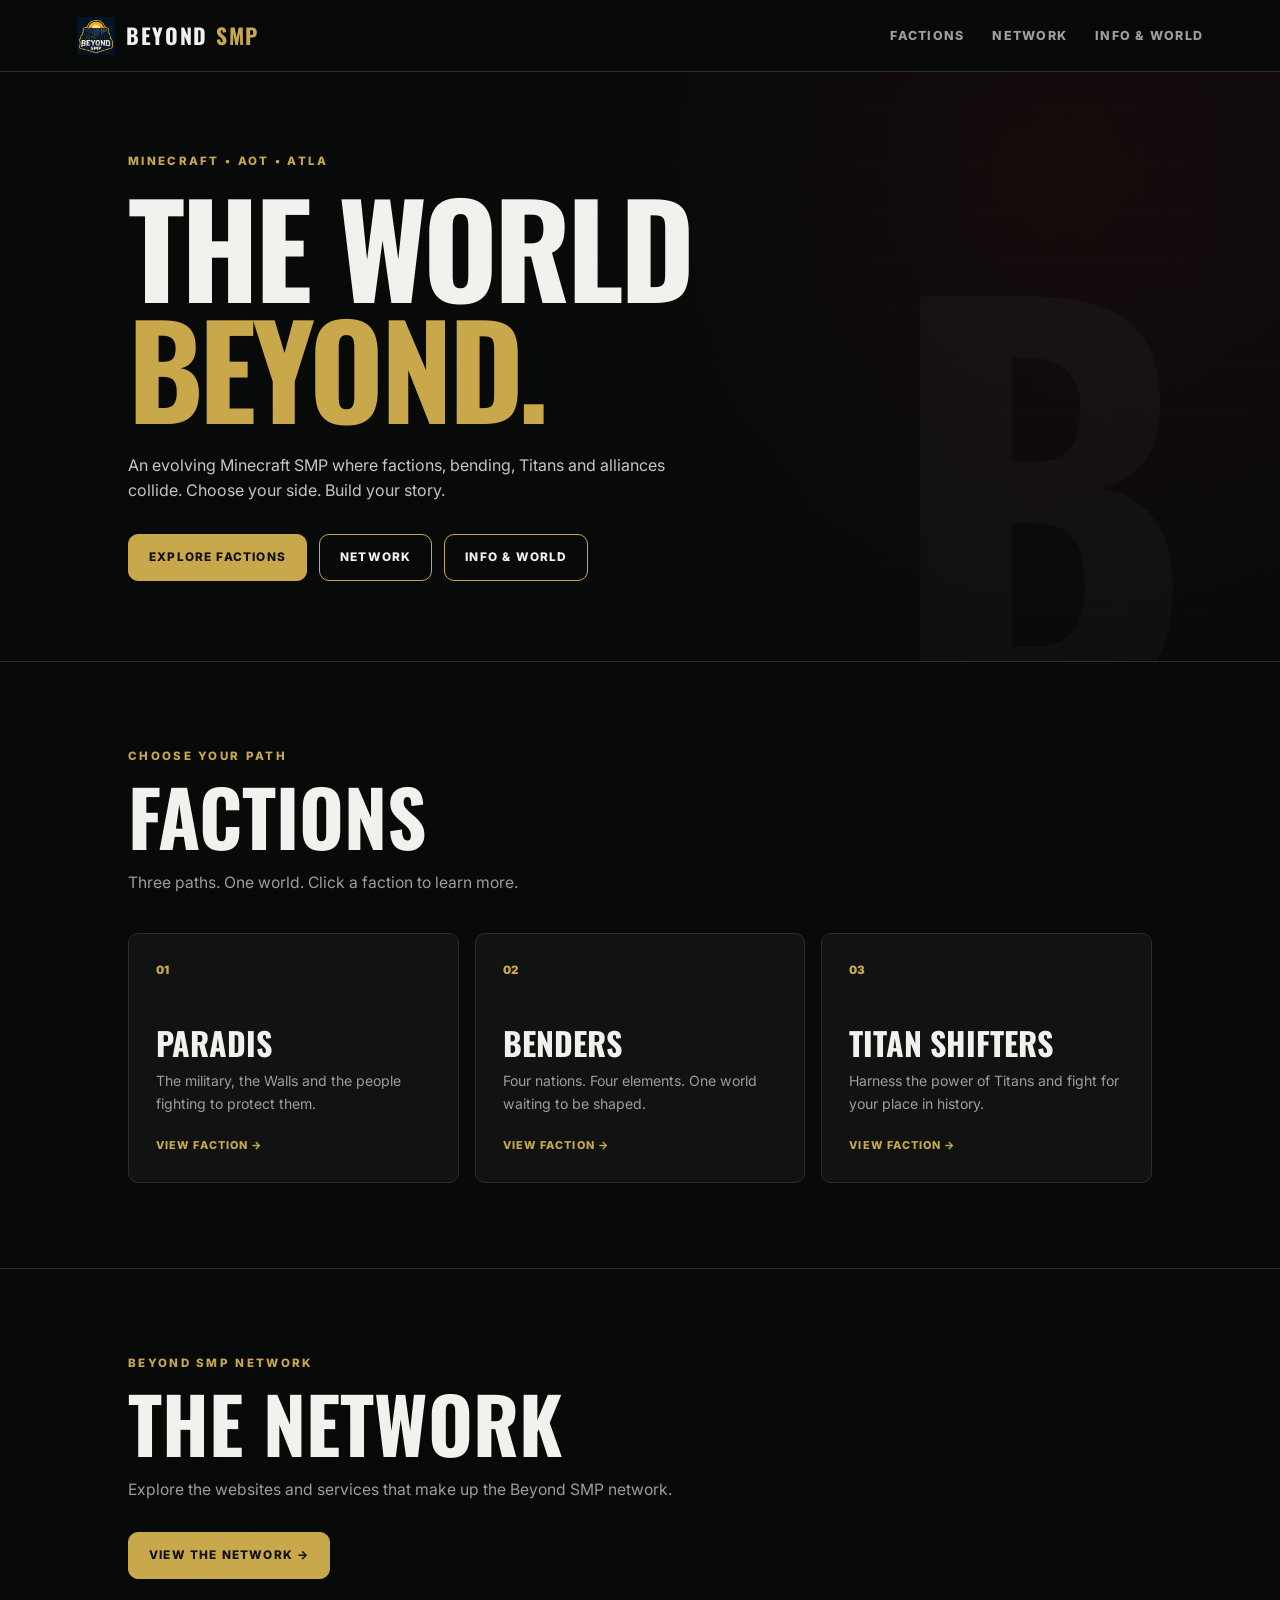
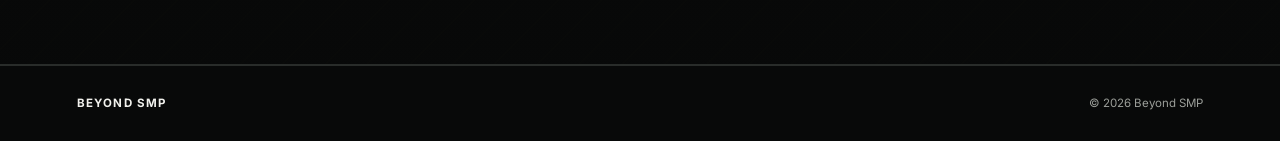
<file: index.html>
<!DOCTYPE html>
<html lang="en">
<head>
  <meta charset="UTF-8">
  <meta name="viewport" content="width=device-width, initial-scale=1.0">
  <meta name="description" content="Beyond SMP — Minecraft, Attack on Titan and Avatar-inspired survival multiplayer.">
  <title>Beyond SMP</title>
  <link rel="stylesheet" href="style.css">
</head>
<body>
  <header class="navbar">
    <a class="brand" href="index.html">
      <img src="logo.png" alt="Beyond SMP logo" class="site-logo">
      <span class="brand-text">BEYOND <b>SMP</b></span>
    </a>
    <nav>
      <a href="#factions">Factions</a>
      <a href="network.html">Network</a>
      <a href="info.html">Info &amp; World</a>
    </nav>
  </header>

  <main>
    <section class="hero">
      <div class="hero-content">
        <p class="eyebrow">MINECRAFT • AOT • ATLA</p>
        <h1>THE WORLD<br><span>BEYOND.</span></h1>
        <p class="hero-text">
          An evolving Minecraft SMP where factions, bending, Titans and alliances collide.
          Choose your side. Build your story.
        </p>
        <div class="buttons">
          <a class="button primary" href="#factions">EXPLORE FACTIONS</a>
          <a class="button secondary" href="network.html">NETWORK</a>
          <a class="button info-button" href="info.html">INFO &amp; WORLD</a>
        </div>
      </div>
      <div class="hero-mark">B</div>
    </section>

    <section id="factions" class="section">
      <p class="eyebrow">CHOOSE YOUR PATH</p>
      <h2>FACTIONS</h2>
      <p class="section-text">Three paths. One world. Click a faction to learn more.</p>

      <div class="cards">
        <a class="card" href="paradis.html">
          <span class="card-number">01</span>
          <h3>PARADIS</h3>
          <p>The military, the Walls and the people fighting to protect them.</p>
          <span class="card-link">VIEW FACTION →</span>
        </a>

        <a class="card" href="benders.html">
          <span class="card-number">02</span>
          <h3>BENDERS</h3>
          <p>Four nations. Four elements. One world waiting to be shaped.</p>
          <span class="card-link">VIEW FACTION →</span>
        </a>

        <a class="card" href="titan-shifters.html">
          <span class="card-number">03</span>
          <h3>TITAN SHIFTERS</h3>
          <p>Harness the power of Titans and fight for your place in history.</p>
          <span class="card-link">VIEW FACTION →</span>
        </a>
      </div>
    </section>

    <section class="section network-section">
      <p class="eyebrow">BEYOND SMP NETWORK</p>
      <h2>THE NETWORK</h2>
      <p class="section-text">Explore the websites and services that make up the Beyond SMP network.</p>
      <div class="buttons network-home-button">
        <a class="button primary" href="network.html">VIEW THE NETWORK →</a>
      </div>
    </section>
  </main>

  <footer>
    <strong>BEYOND SMP</strong>
    <span>© 2026 Beyond SMP</span>
  </footer>
</body>
</html>
</file>
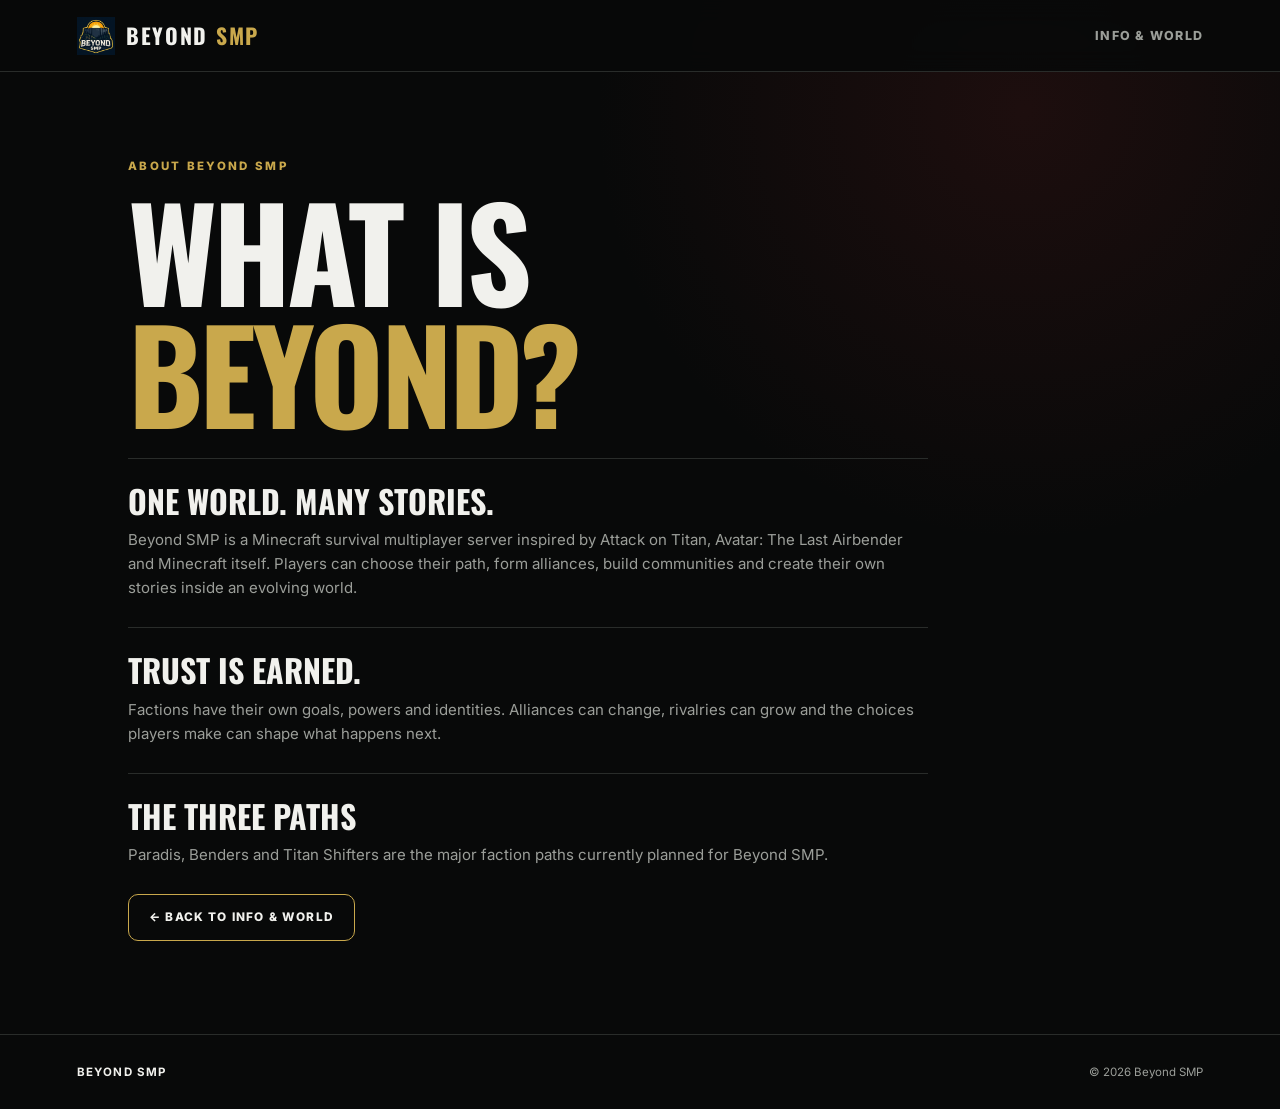
<file: about.html>
<!DOCTYPE html>
<html lang="en">
<head>
  <meta charset="UTF-8">
  <meta name="viewport" content="width=device-width, initial-scale=1.0">
  <title>About — Beyond SMP</title>
  <link rel="stylesheet" href="style.css">
</head>
<body>
  <header class="navbar">
    <a class="brand" href="index.html">
      <img src="logo.png" alt="Beyond SMP logo" class="site-logo">
      <span class="brand-text">BEYOND <b>SMP</b></span>
    </a>
    <nav><a href="info.html">Info &amp; World</a></nav>
  </header>

  <main class="content-page">
    <div class="content-inner">
      <p class="eyebrow">ABOUT BEYOND SMP</p>
      <h1>WHAT IS<br><span>BEYOND?</span></h1>

      <div class="content-block">
        <h2>ONE WORLD. MANY STORIES.</h2>
        <p>
          Beyond SMP is a Minecraft survival multiplayer server inspired by
          Attack on Titan, Avatar: The Last Airbender and Minecraft itself.
          Players can choose their path, form alliances, build communities and
          create their own stories inside an evolving world.
        </p>
      </div>

      <div class="content-block">
        <h2>TRUST IS EARNED.</h2>
        <p>
          Factions have their own goals, powers and identities. Alliances can
          change, rivalries can grow and the choices players make can shape
          what happens next.
        </p>
      </div>

      <div class="content-block">
        <h2>THE THREE PATHS</h2>
        <p>
          Paradis, Benders and Titan Shifters are the major faction paths
          currently planned for Beyond SMP.
        </p>
      </div>

      <a class="button secondary" href="info.html">← BACK TO INFO &amp; WORLD</a>
    </div>
  </main>

  <footer>
    <strong>BEYOND SMP</strong>
    <span>© 2026 Beyond SMP</span>
  </footer>
</body>
</html>
</file>
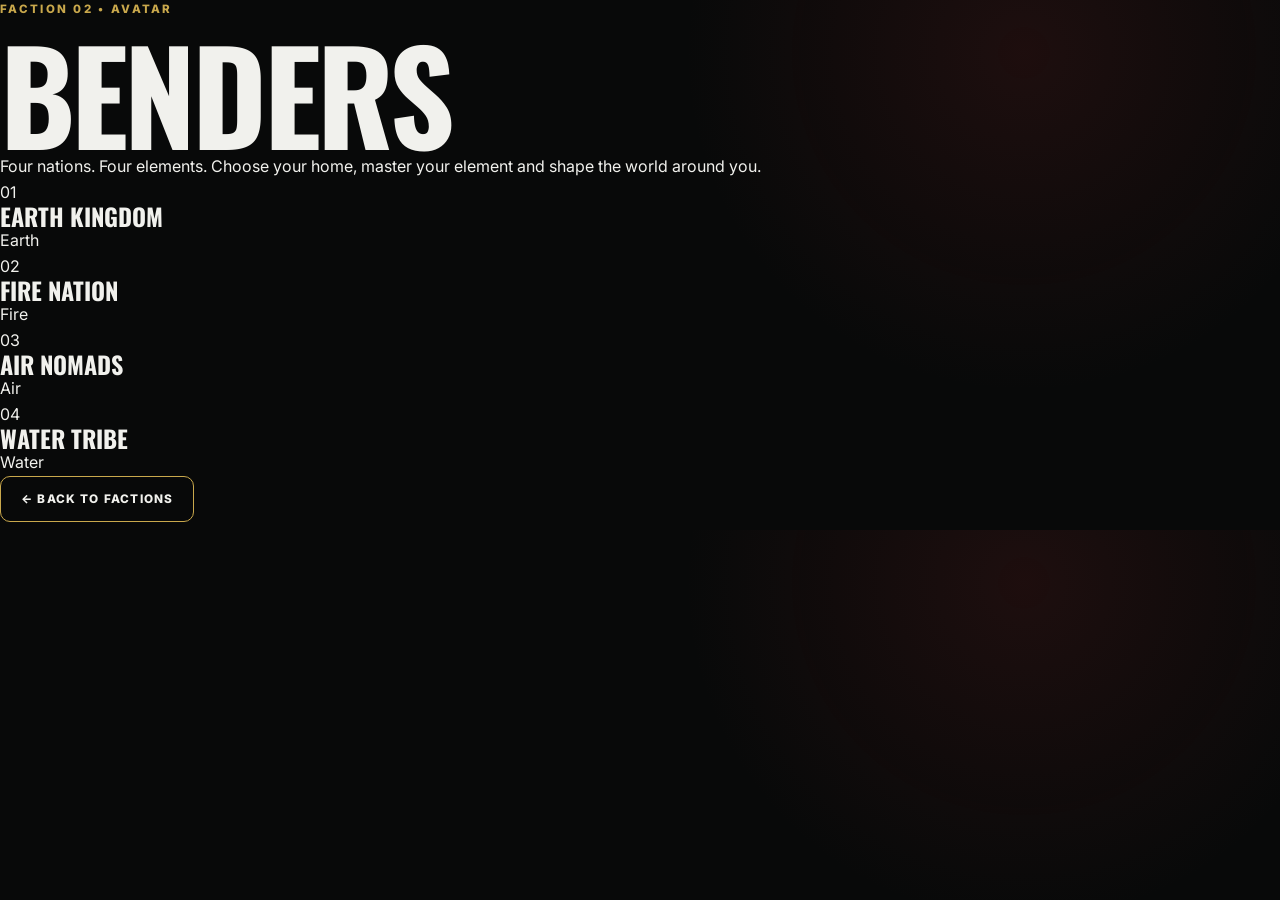
<file: benders.html>
<!DOCTYPE html>
<html lang="en">
<head>
  <meta charset="UTF-8">
  <meta name="viewport" content="width=device-width, initial-scale=1.0">
  <title>Benders — Beyond SMP</title>
  <link rel="stylesheet" href="../../style.css">
</head>
<body>
  <main class="faction-page">
    <div class="faction-page-inner">
      <p class="eyebrow">FACTION 02 • AVATAR</p>
      <h1>BENDERS</h1>
      <p class="faction-lead">
        Four nations. Four elements. Choose your home, master your element
        and shape the world around you.
      </p>

      <div class="element-grid">
        <div class="element-card"><span>01</span><h2>EARTH KINGDOM</h2><p>Earth</p></div>
        <div class="element-card"><span>02</span><h2>FIRE NATION</h2><p>Fire</p></div>
        <div class="element-card"><span>03</span><h2>AIR NOMADS</h2><p>Air</p></div>
        <div class="element-card"><span>04</span><h2>WATER TRIBE</h2><p>Water</p></div>
      </div>

      <a class="button secondary" href="../../index.html#factions">← BACK TO FACTIONS</a>
    </div>
  </main>
</body>
</html>
</file>
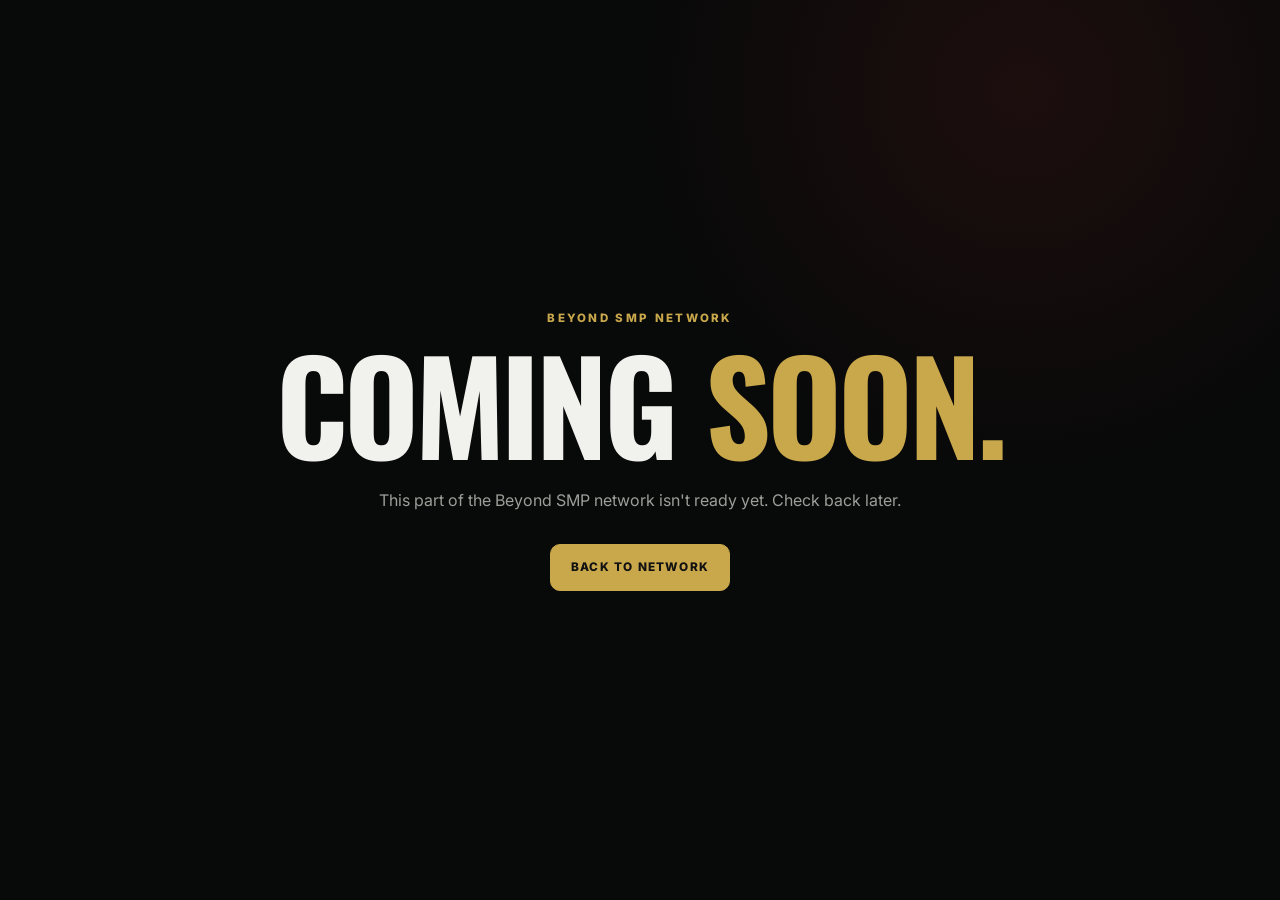
<file: coming-soon.html>
<!DOCTYPE html>
<html lang="en">
<head>
  <meta charset="UTF-8">
  <meta name="viewport" content="width=device-width, initial-scale=1.0">
  <title>Coming Soon — Beyond SMP</title>
  <link rel="stylesheet" href="../style.css">
</head>
<body>
  <main class="cta" style="min-height:100vh;display:flex;flex-direction:column;justify-content:center;align-items:center;">
    <p class="eyebrow">BEYOND SMP NETWORK</p>
    <h1 style="font-size:clamp(4rem,10vw,8rem);">COMING <span>SOON.</span></h1>
    <p style="color:#9b9e99;margin:25px 0 30px;max-width:600px;text-align:center;">
      This part of the Beyond SMP network isn't ready yet. Check back later.
    </p>
    <a class="button primary" href="../index.html#network">BACK TO NETWORK</a>
  </main>
</body>
</html>
</file>
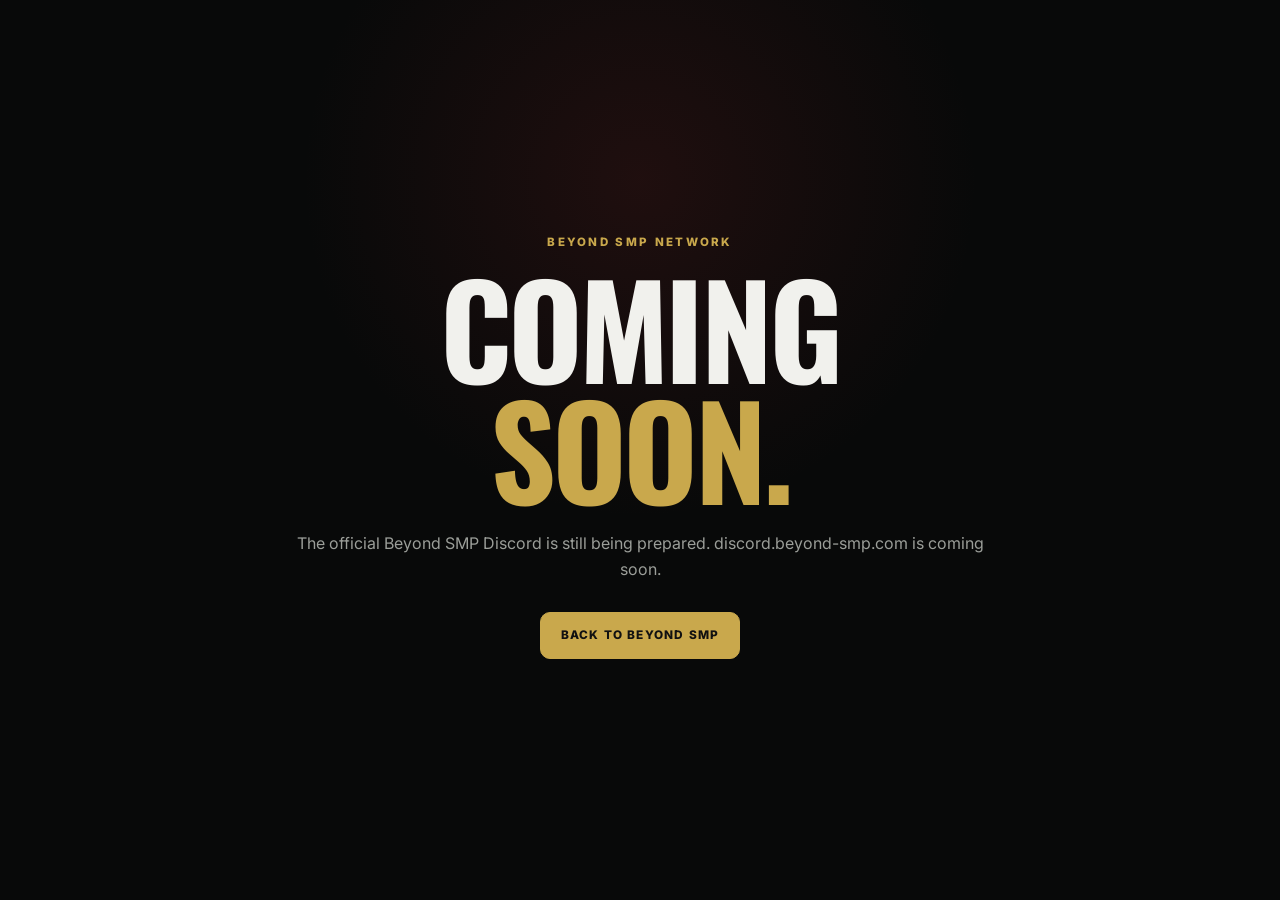
<file: discord.html>
<!DOCTYPE html>
<html lang="en">
<head>
  <meta charset="UTF-8">
  <meta name="viewport" content="width=device-width, initial-scale=1.0">
  <title>Discord — Beyond SMP</title>
  <link rel="stylesheet" href="style.css">
</head>
<body>
  <main class="coming-soon">
    <div class="coming-soon-inner">
      <p class="eyebrow">BEYOND SMP NETWORK</p>
      <h1>COMING <span>SOON.</span></h1>
      <p>The official Beyond SMP Discord is still being prepared. discord.beyond-smp.com is coming soon.</p>
      <a class="button primary" href="index.html">BACK TO BEYOND SMP</a>
    </div>
  </main>
</body>
</html>
</file>
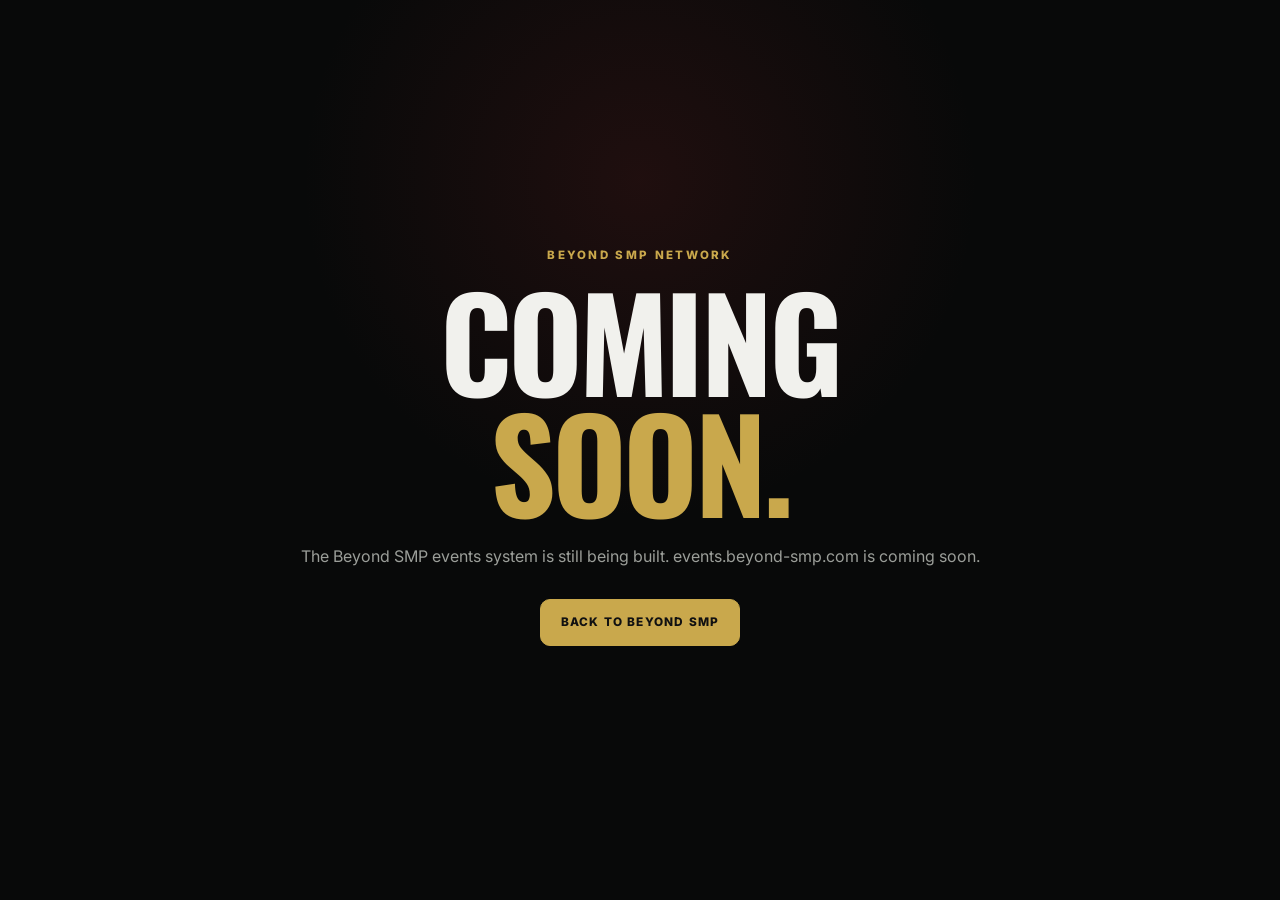
<file: events.html>
<!DOCTYPE html>
<html lang="en">
<head>
  <meta charset="UTF-8">
  <meta name="viewport" content="width=device-width, initial-scale=1.0">
  <title>Events — Beyond SMP</title>
  <link rel="stylesheet" href="style.css">
</head>
<body>
  <main class="coming-soon">
    <div class="coming-soon-inner">
      <p class="eyebrow">BEYOND SMP NETWORK</p>
      <h1>COMING <span>SOON.</span></h1>
      <p>The Beyond SMP events system is still being built. events.beyond-smp.com is coming soon.</p>
      <a class="button primary" href="index.html">BACK TO BEYOND SMP</a>
    </div>
  </main>
</body>
</html>
</file>
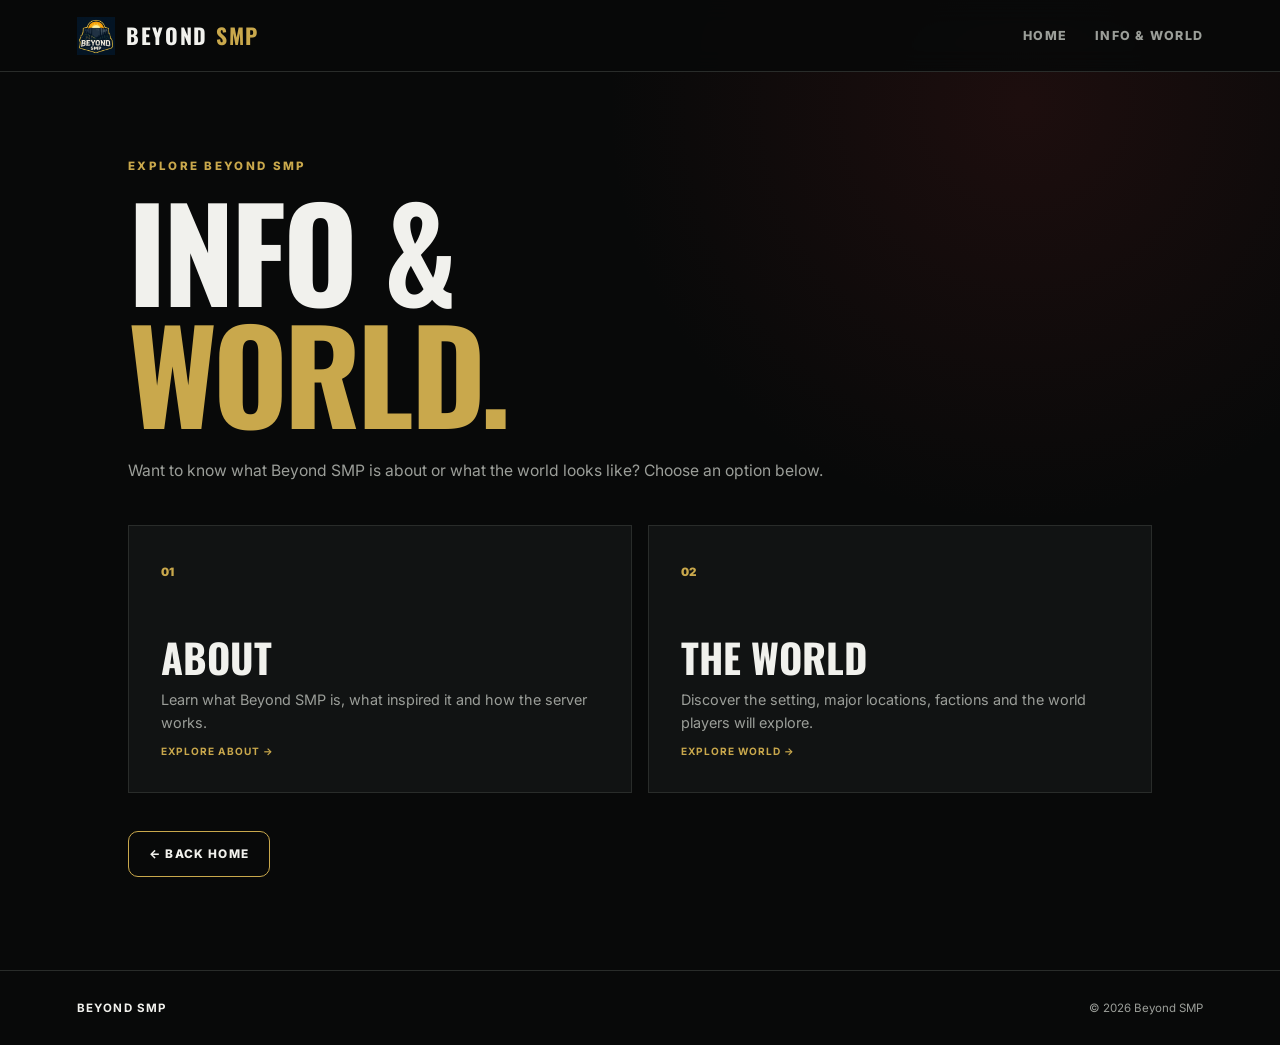
<file: info.html>
<!DOCTYPE html>
<html lang="en">
<head>
  <meta charset="UTF-8">
  <meta name="viewport" content="width=device-width, initial-scale=1.0">
  <title>Info & World — Beyond SMP</title>
  <link rel="stylesheet" href="style.css">
</head>
<body>
  <header class="navbar">
    <a class="brand" href="index.html">
      <img src="logo.png" alt="Beyond SMP logo" class="site-logo">
      <span class="brand-text">BEYOND <b>SMP</b></span>
    </a>
    <nav><a href="index.html">Home</a><a href="info.html">Info &amp; World</a></nav>
  </header>

  <main class="choice-page">
    <div class="choice-inner">
      <p class="eyebrow">EXPLORE BEYOND SMP</p>
      <h1>INFO &amp;<br><span>WORLD.</span></h1>
      <p class="section-text choice-intro">
        Want to know what Beyond SMP is about or what the world looks like?
        Choose an option below.
      </p>

      <div class="choice-grid">
        <a class="choice-card" href="about.html">
          <span>01</span>
          <h2>ABOUT</h2>
          <p>Learn what Beyond SMP is, what inspired it and how the server works.</p>
          <b>EXPLORE ABOUT →</b>
        </a>

        <a class="choice-card" href="world.html">
          <span>02</span>
          <h2>THE WORLD</h2>
          <p>Discover the setting, major locations, factions and the world players will explore.</p>
          <b>EXPLORE WORLD →</b>
        </a>
      </div>

      <a class="button secondary" href="index.html">← BACK HOME</a>
    </div>
  </main>

  <footer>
    <strong>BEYOND SMP</strong>
    <span>© 2026 Beyond SMP</span>
  </footer>
</body>
</html>
</file>
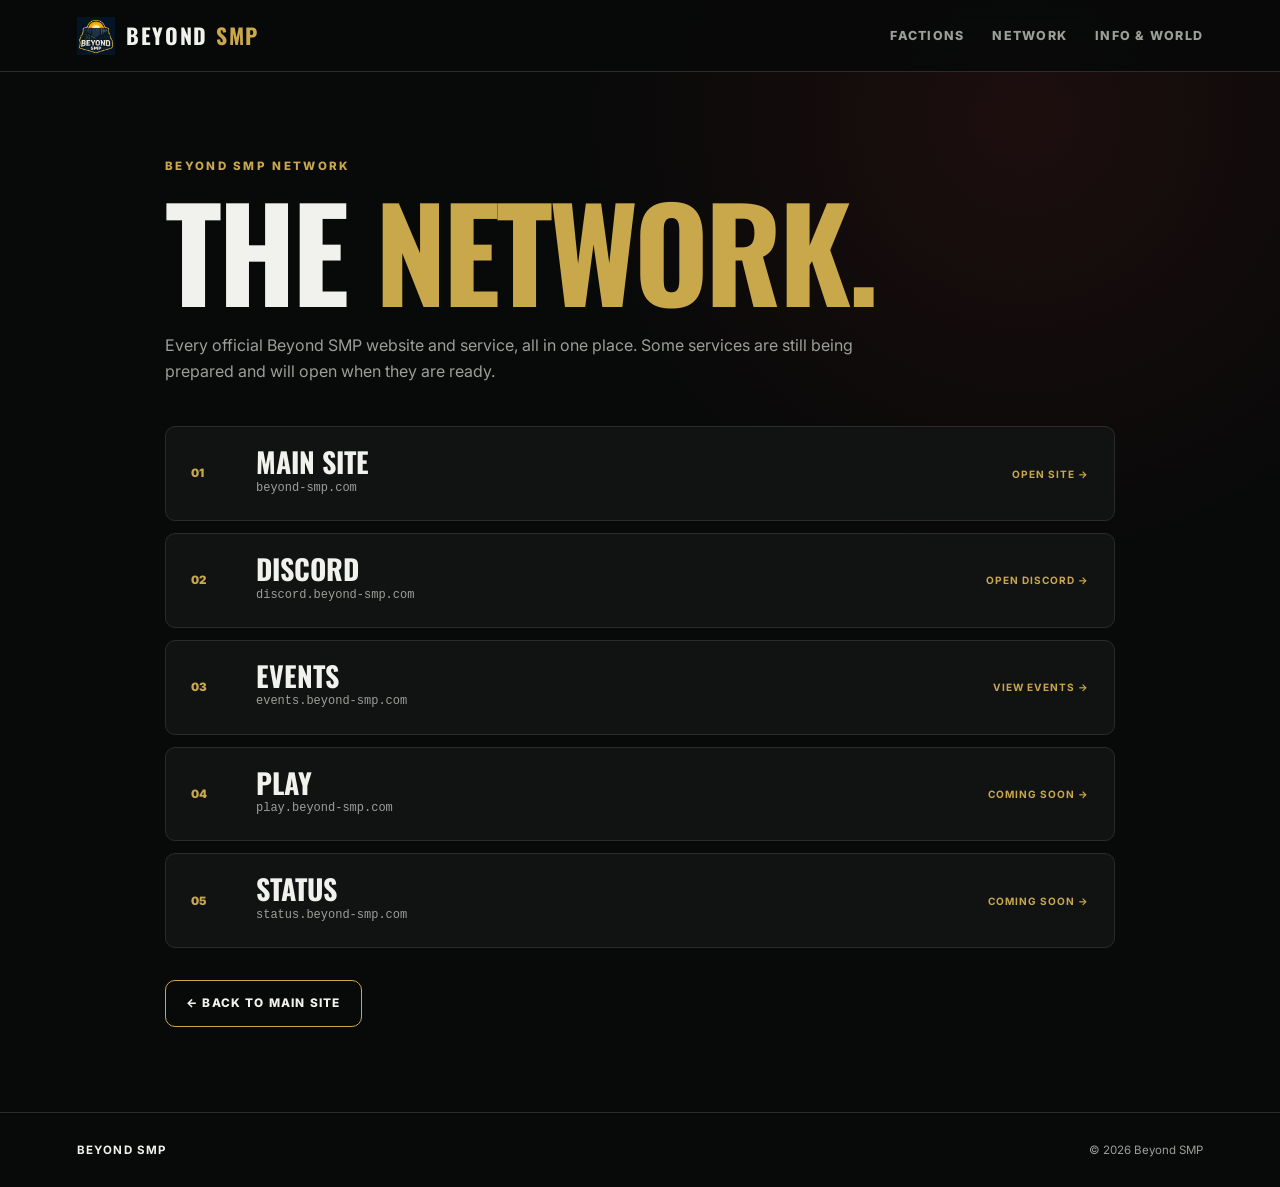
<file: network.html>
<!DOCTYPE html>
<html lang="en">
<head>
  <meta charset="UTF-8">
  <meta name="viewport" content="width=device-width, initial-scale=1.0">
  <meta name="description" content="Beyond SMP — official network websites and services.">
  <title>Network — Beyond SMP</title>
  <link rel="stylesheet" href="style.css">
</head>
<body>
  <header class="navbar">
    <a class="brand" href="index.html">
      <img src="logo.png" alt="Beyond SMP logo" class="site-logo">
      <span class="brand-text">BEYOND <b>SMP</b></span>
    </a>
    <nav>
      <a href="index.html#factions">Factions</a>
      <a href="network.html">Network</a>
      <a href="info.html">Info &amp; World</a>
    </nav>
  </header>

  <main class="network-page">
    <div class="network-inner">
      <p class="eyebrow">BEYOND SMP NETWORK</p>
      <h1>THE <span>NETWORK.</span></h1>
      <p class="network-page-intro">
        Every official Beyond SMP website and service, all in one place.
        Some services are still being prepared and will open when they are ready.
      </p>

      <div class="network-list">
        <a class="network-list-card" href="https://beyond-smp.com">
          <span class="network-list-number">01</span>
          <div>
            <h2>MAIN SITE</h2>
            <p>beyond-smp.com</p>
          </div>
          <b>OPEN SITE →</b>
        </a>

        <a class="network-list-card" href="https://discord.beyond-smp.com">
          <span class="network-list-number">02</span>
          <div>
            <h2>DISCORD</h2>
            <p>discord.beyond-smp.com</p>
          </div>
          <b>OPEN DISCORD →</b>
        </a>

        <a class="network-list-card" href="https://events.beyond-smp.com">
          <span class="network-list-number">03</span>
          <div>
            <h2>EVENTS</h2>
            <p>events.beyond-smp.com</p>
          </div>
          <b>VIEW EVENTS →</b>
        </a>

        <a class="network-list-card" href="play.html">
          <span class="network-list-number">04</span>
          <div>
            <h2>PLAY</h2>
            <p>play.beyond-smp.com</p>
          </div>
          <b>COMING SOON →</b>
        </a>

        <a class="network-list-card" href="status.html">
          <span class="network-list-number">05</span>
          <div>
            <h2>STATUS</h2>
            <p>status.beyond-smp.com</p>
          </div>
          <b>COMING SOON →</b>
        </a>
      </div>

      <div class="buttons network-back">
        <a class="button secondary" href="index.html">← BACK TO MAIN SITE</a>
      </div>
    </div>
  </main>

  <footer>
    <strong>BEYOND SMP</strong>
    <span>© 2026 Beyond SMP</span>
  </footer>
</body>
</html>
</file>
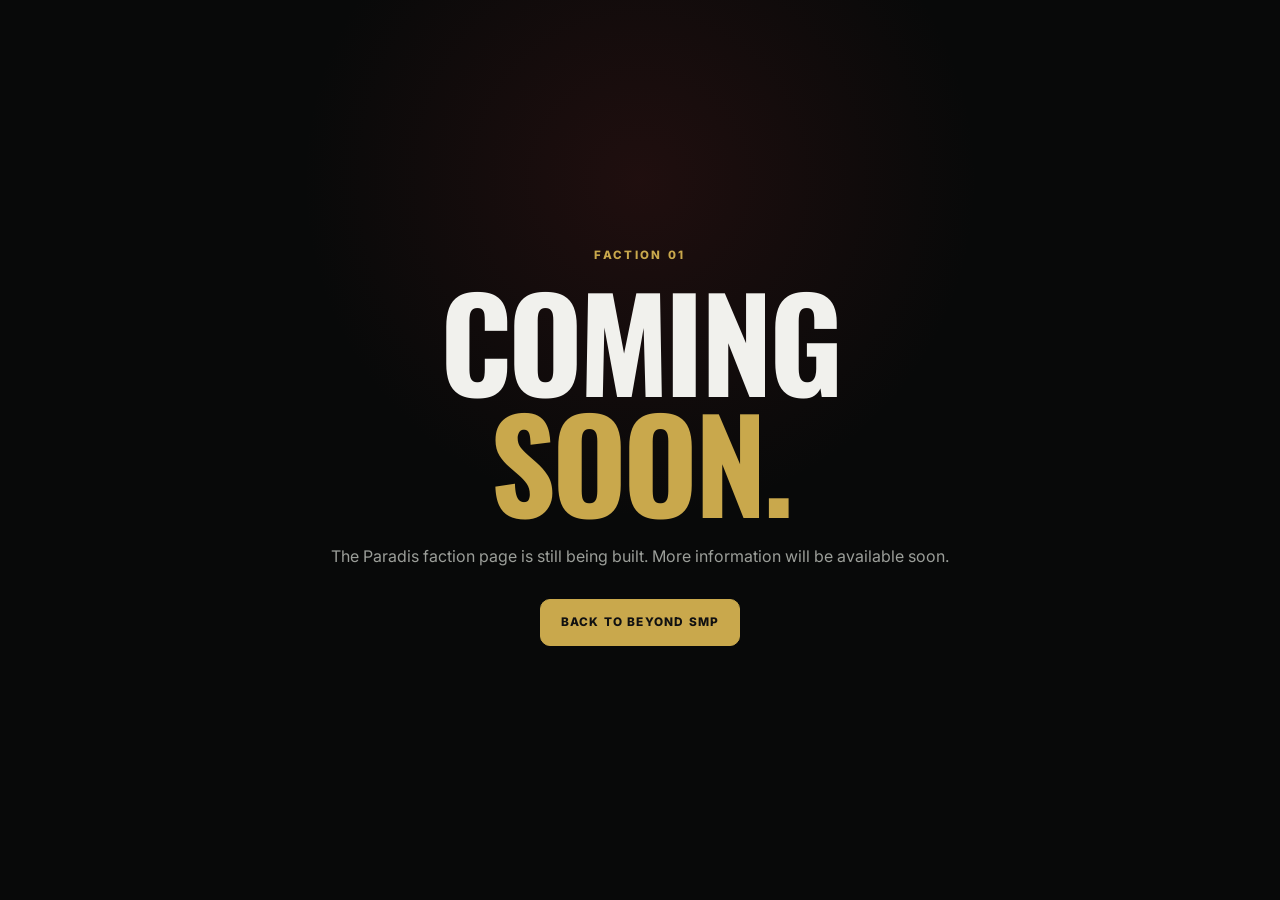
<file: paradis.html>
<!DOCTYPE html>
<html lang="en">
<head>
  <meta charset="UTF-8">
  <meta name="viewport" content="width=device-width, initial-scale=1.0">
  <title>Paradis — Beyond SMP</title>
  <link rel="stylesheet" href="style.css">
</head>
<body>
  <main class="coming-soon">
    <div class="coming-soon-inner">
      <p class="eyebrow">FACTION 01</p>
      <h1>COMING <span>SOON.</span></h1>
      <p>The Paradis faction page is still being built. More information will be available soon.</p>
      <a class="button primary" href="index.html">BACK TO BEYOND SMP</a>
    </div>
  </main>
</body>
</html>
</file>
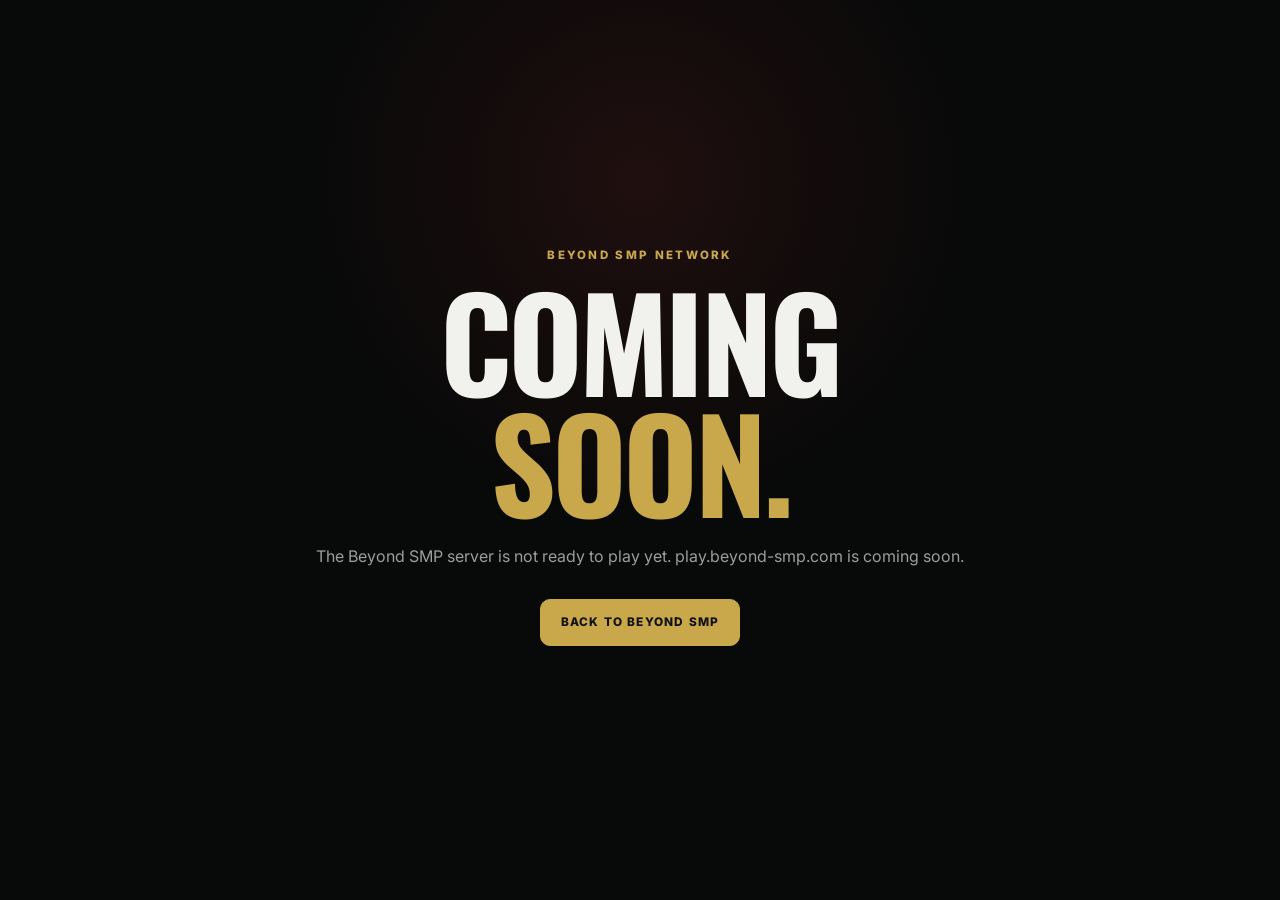
<file: play.html>
<!DOCTYPE html>
<html lang="en">
<head>
  <meta charset="UTF-8">
  <meta name="viewport" content="width=device-width, initial-scale=1.0">
  <title>Play — Beyond SMP</title>
  <link rel="stylesheet" href="style.css">
</head>
<body>
  <main class="coming-soon">
    <div class="coming-soon-inner">
      <p class="eyebrow">BEYOND SMP NETWORK</p>
      <h1>COMING <span>SOON.</span></h1>
      <p>The Beyond SMP server is not ready to play yet. play.beyond-smp.com is coming soon.</p>
      <a class="button primary" href="index.html">BACK TO BEYOND SMP</a>
    </div>
  </main>
</body>
</html>
</file>
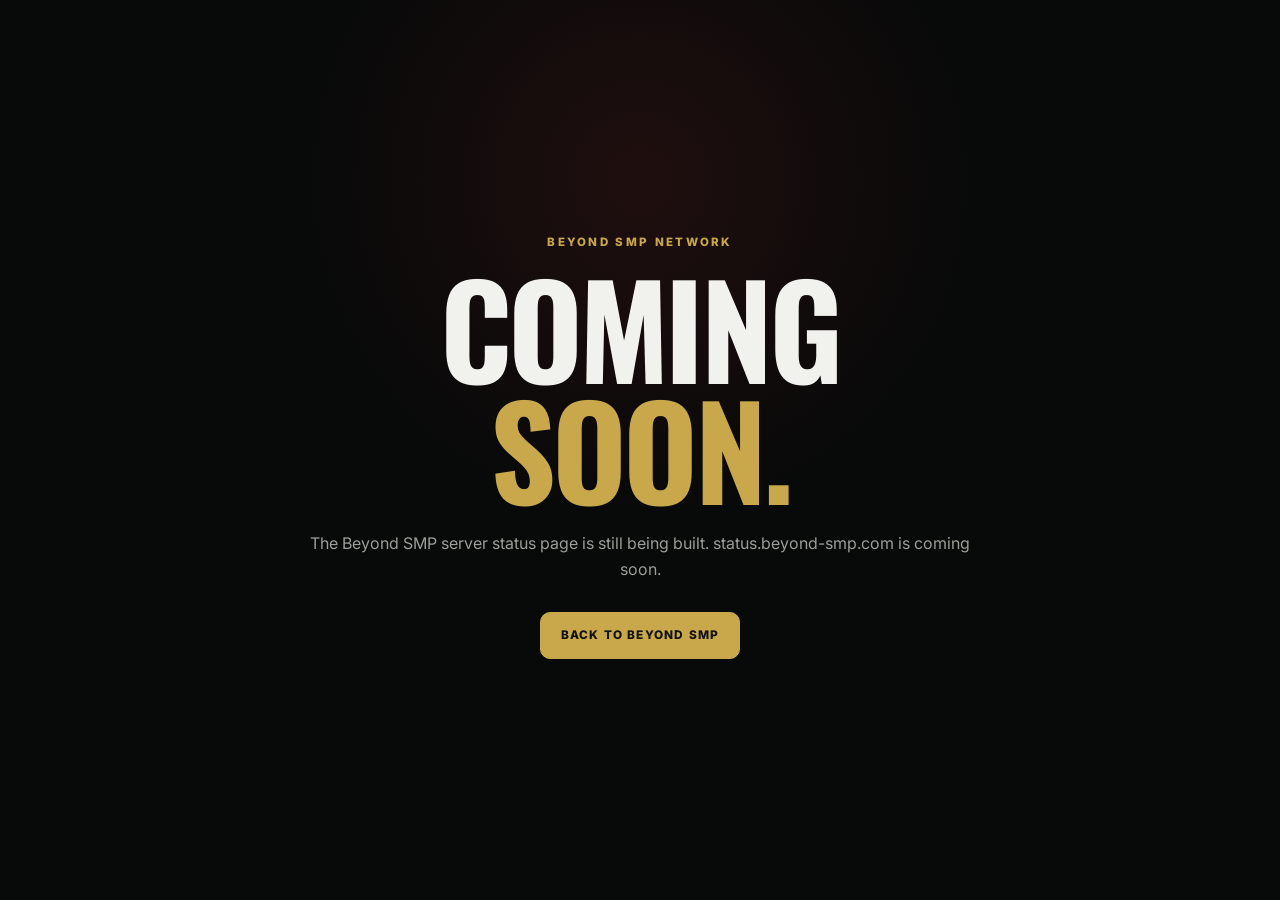
<file: status.html>
<!DOCTYPE html>
<html lang="en">
<head>
  <meta charset="UTF-8">
  <meta name="viewport" content="width=device-width, initial-scale=1.0">
  <title>Status — Beyond SMP</title>
  <link rel="stylesheet" href="style.css">
</head>
<body>
  <main class="coming-soon">
    <div class="coming-soon-inner">
      <p class="eyebrow">BEYOND SMP NETWORK</p>
      <h1>COMING <span>SOON.</span></h1>
      <p>The Beyond SMP server status page is still being built. status.beyond-smp.com is coming soon.</p>
      <a class="button primary" href="index.html">BACK TO BEYOND SMP</a>
    </div>
  </main>
</body>
</html>
</file>
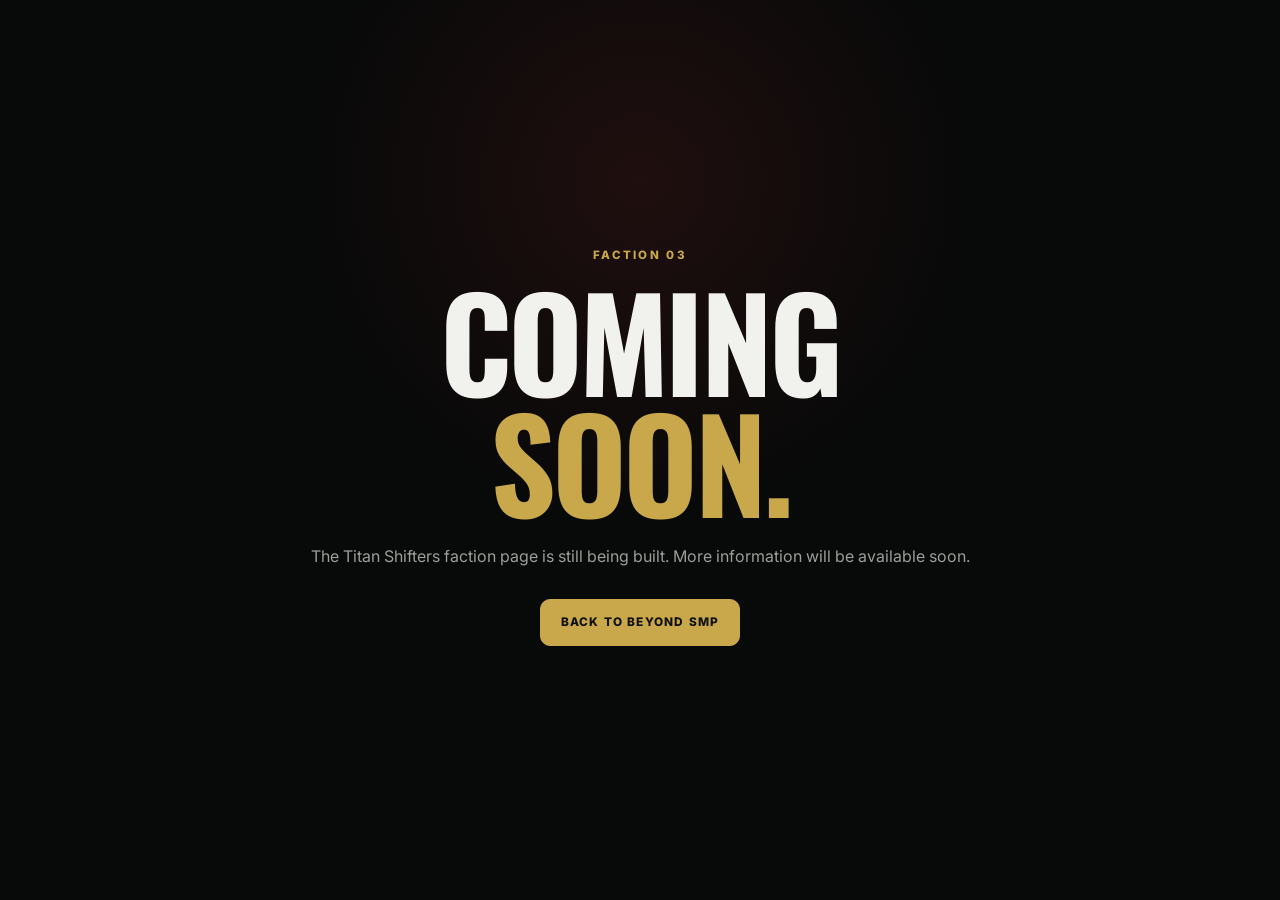
<file: titan-shifters.html>
<!DOCTYPE html>
<html lang="en">
<head>
  <meta charset="UTF-8">
  <meta name="viewport" content="width=device-width, initial-scale=1.0">
  <title>Titan Shifters — Beyond SMP</title>
  <link rel="stylesheet" href="style.css">
</head>
<body>
  <main class="coming-soon">
    <div class="coming-soon-inner">
      <p class="eyebrow">FACTION 03</p>
      <h1>COMING <span>SOON.</span></h1>
      <p>The Titan Shifters faction page is still being built. More information will be available soon.</p>
      <a class="button primary" href="index.html">BACK TO BEYOND SMP</a>
    </div>
  </main>
</body>
</html>
</file>
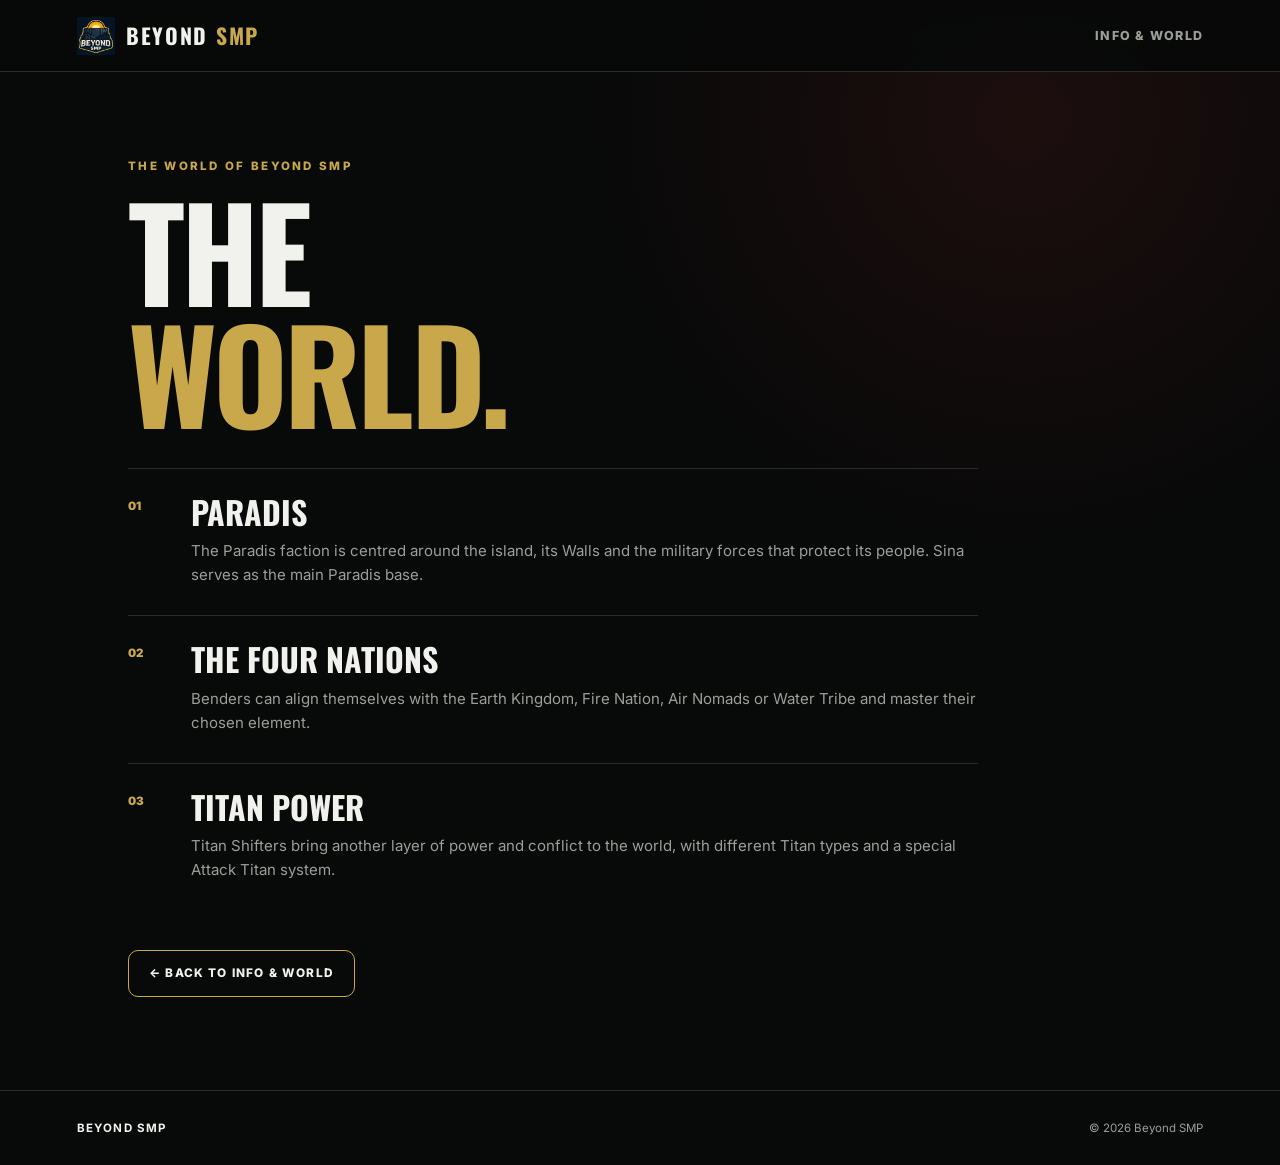
<file: world.html>
<!DOCTYPE html>
<html lang="en">
<head>
  <meta charset="UTF-8">
  <meta name="viewport" content="width=device-width, initial-scale=1.0">
  <title>The World — Beyond SMP</title>
  <link rel="stylesheet" href="style.css">
</head>
<body>
  <header class="navbar">
    <a class="brand" href="index.html">
      <img src="logo.png" alt="Beyond SMP logo" class="site-logo">
      <span class="brand-text">BEYOND <b>SMP</b></span>
    </a>
    <nav><a href="info.html">Info &amp; World</a></nav>
  </header>

  <main class="content-page">
    <div class="content-inner">
      <p class="eyebrow">THE WORLD OF BEYOND SMP</p>
      <h1>THE<br><span>WORLD.</span></h1>

      <div class="world-list">
        <div class="world-item">
          <span>01</span>
          <div>
            <h2>PARADIS</h2>
            <p>
              The Paradis faction is centred around the island, its Walls and
              the military forces that protect its people. Sina serves as the
              main Paradis base.
            </p>
          </div>
        </div>

        <div class="world-item">
          <span>02</span>
          <div>
            <h2>THE FOUR NATIONS</h2>
            <p>
              Benders can align themselves with the Earth Kingdom, Fire Nation,
              Air Nomads or Water Tribe and master their chosen element.
            </p>
          </div>
        </div>

        <div class="world-item">
          <span>03</span>
          <div>
            <h2>TITAN POWER</h2>
            <p>
              Titan Shifters bring another layer of power and conflict to the
              world, with different Titan types and a special Attack Titan system.
            </p>
          </div>
        </div>
      </div>

      <a class="button secondary" href="info.html">← BACK TO INFO &amp; WORLD</a>
    </div>
  </main>

  <footer>
    <strong>BEYOND SMP</strong>
    <span>© 2026 Beyond SMP</span>
  </footer>
</body>
</html>
</file>
<file: style.css>
@import url('https://fonts.googleapis.com/css2?family=Inter:wght@400;500;600;700;800;900&family=Oswald:wght@500;600;700&display=swap');

:root {
  --bg: #080909;
  --panel: #111313;
  --panel-hover: #171a18;
  --text: #f1f1ed;
  --muted: #9b9e99;
  --accent: #c9a84c;
  --line: #292c2a;
}

* { box-sizing: border-box; margin: 0; padding: 0; }
html { scroll-behavior: smooth; }

body {
  background:
    radial-gradient(circle at 80% 10%, rgba(126,37,37,.18), transparent 30%),
    var(--bg);
  color: var(--text);
  font-family: Inter, sans-serif;
  line-height: 1.6;
}

a { color: inherit; text-decoration: none; }

.navbar {
  height: 72px;
  padding: 0 6vw;
  display: flex;
  align-items: center;
  justify-content: space-between;
  border-bottom: 1px solid var(--line);
  background: rgba(8,9,9,.92);
  position: sticky;
  top: 0;
  z-index: 10;
  backdrop-filter: blur(12px);
}

.brand {
  display: flex;
  align-items: center;
  gap: 11px;
  font-family: Oswald, sans-serif;
  font-size: 1.35rem;
  font-weight: 700;
  letter-spacing: .08em;
}

.brand b { color: var(--accent); }

.site-logo {
  width: 38px;
  height: 38px;
  object-fit: contain;
  display: block;
}

nav { display: flex; gap: 28px; }

nav a {
  color: var(--muted);
  font-size: .78rem;
  font-weight: 800;
  letter-spacing: .1em;
  text-transform: uppercase;
}

nav a:hover { color: var(--text); }

.hero {
  min-height: 590px;
  padding: 80px 10vw;
  display: flex;
  align-items: center;
  position: relative;
  overflow: hidden;
  border-bottom: 1px solid var(--line);
}

.hero::before {
  content: "";
  position: absolute;
  inset: 0;
  background:
    linear-gradient(90deg, rgba(8,9,9,.98), rgba(8,9,9,.65), rgba(8,9,9,.15)),
    repeating-linear-gradient(0deg, transparent 0 49px, rgba(255,255,255,.025) 50px);
}

.hero-content { max-width: 720px; position: relative; z-index: 1; }

.eyebrow {
  color: var(--accent);
  font-size: .72rem;
  font-weight: 800;
  letter-spacing: .2em;
  margin-bottom: 14px;
}

h1, h2, h3 {
  font-family: Oswald, sans-serif;
  line-height: .95;
}

h1 {
  font-size: clamp(4.2rem, 10vw, 8rem);
  letter-spacing: -.03em;
}

h1 span { color: var(--accent); }

.hero-text {
  max-width: 580px;
  margin: 25px 0 30px;
  color: #c5c7c2;
}

.buttons { display: flex; gap: 12px; flex-wrap: wrap; }

.button {
  display: inline-block;
  padding: 13px 20px;
  border: 1px solid var(--accent);
  font-size: .74rem;
  font-weight: 800;
  letter-spacing: .1em;
  transition: transform .2s, background .2s;
}

.button:hover { transform: translateY(-2px); }

.primary { background: var(--accent); color: #111; }
.primary:hover { background: #dfbf5d; }

.secondary, .info-button { color: var(--text); }
.secondary:hover, .info-button:hover { background: rgba(201,168,76,.1); }

.hero-mark {
  position: absolute;
  right: 7vw;
  bottom: -75px;
  font-family: Oswald, sans-serif;
  font-size: 32rem;
  font-weight: 700;
  color: rgba(255,255,255,.025);
  line-height: 1;
}

.section {
  padding: 85px 10vw;
  border-bottom: 1px solid var(--line);
}

.section h2 {
  font-size: clamp(3rem, 6vw, 5.5rem);
  margin-bottom: 18px;
}

.section-text {
  max-width: 700px;
  color: var(--muted);
  font-size: .98rem;
}

.cards {
  display: grid;
  grid-template-columns: repeat(3, 1fr);
  gap: 16px;
  margin-top: 38px;
}

.card {
  background: var(--panel);
  border: 1px solid var(--line);
  min-height: 240px;
  padding: 27px;
  display: flex;
  flex-direction: column;
  transition: border-color .2s, transform .2s, background .2s;
}

.card:hover {
  border-color: var(--accent);
  background: var(--panel-hover);
  transform: translateY(-4px);
}

.card-number, .network-card > span, .choice-card > span, .world-item > span {
  color: var(--accent);
  font-size: .72rem;
  font-weight: 900;
}

.card h3 {
  font-size: 2rem;
  margin: 48px 0 12px;
}

.card p {
  color: var(--muted);
  font-size: .88rem;
}

.card-link {
  color: var(--accent);
  font-size: .68rem;
  font-weight: 800;
  letter-spacing: .1em;
  margin-top: auto;
  padding-top: 22px;
}

.network-section {
  background:
    linear-gradient(rgba(8,9,9,.96), rgba(8,9,9,.96)),
    repeating-linear-gradient(135deg, transparent 0 28px, rgba(201,168,76,.04) 29px 30px);
}

.network-grid {
  display: grid;
  grid-template-columns: repeat(2, 1fr);
  gap: 14px;
  margin-top: 38px;
}

.network-card {
  display: flex;
  align-items: center;
  gap: 22px;
  padding: 25px;
  background: var(--panel);
  border: 1px solid var(--line);
  min-height: 130px;
  transition: border-color .2s, transform .2s, background .2s;
}

.network-card:hover {
  border-color: var(--accent);
  background: var(--panel-hover);
  transform: translateY(-3px);
}

.network-card h3 {
  font-size: 1.8rem;
  margin-bottom: 5px;
}

.network-card p {
  color: var(--muted);
  font-size: .75rem;
  font-family: monospace;
}

.network-card b, .choice-card b {
  display: block;
  color: var(--accent);
  font-size: .63rem;
  letter-spacing: .1em;
  margin-top: 9px;
}

.choice-page, .content-page {
  min-height: calc(100vh - 72px);
  padding: 85px 10vw;
}

.choice-inner, .content-inner {
  max-width: 1050px;
  margin: 0 auto;
}

.choice-page h1, .content-page h1 {
  margin-bottom: 25px;
}

.choice-intro { margin-bottom: 42px; }

.choice-grid {
  display: grid;
  grid-template-columns: repeat(2, 1fr);
  gap: 16px;
  margin-bottom: 38px;
}

.choice-card {
  background: var(--panel);
  border: 1px solid var(--line);
  padding: 32px;
  min-height: 230px;
  transition: border-color .2s, transform .2s, background .2s;
}

.choice-card:hover {
  border-color: var(--accent);
  background: var(--panel-hover);
  transform: translateY(-4px);
}

.choice-card h2 {
  font-size: 2.5rem;
  margin: 55px 0 12px;
}

.choice-card p {
  color: var(--muted);
  font-size: .9rem;
}

.content-block {
  border-top: 1px solid var(--line);
  padding: 27px 0;
  max-width: 800px;
}

.content-block h2, .world-item h2 {
  font-size: 2rem;
  margin-bottom: 12px;
}

.content-block p, .world-item p {
  color: var(--muted);
  font-size: .94rem;
}

.world-list {
  margin: 35px 0 40px;
}

.world-item {
  display: grid;
  grid-template-columns: 45px 1fr;
  gap: 18px;
  border-top: 1px solid var(--line);
  padding: 28px 0;
  max-width: 850px;
}

footer {
  padding: 28px 6vw;
  display: flex;
  justify-content: space-between;
  color: var(--muted);
  font-size: .72rem;
  border-top: 1px solid var(--line);
}

footer strong { color: var(--text); letter-spacing: .1em; }

.coming-soon {
  min-height: 100vh;
  display: flex;
  align-items: center;
  justify-content: center;
  text-align: center;
  padding: 30px;
  background:
    radial-gradient(circle at 50% 20%, rgba(126,37,37,.2), transparent 35%),
    var(--bg);
}

.coming-soon-inner { max-width: 700px; }

.coming-soon h1 {
  font-size: clamp(4rem, 11vw, 8rem);
  margin-bottom: 22px;
}

.coming-soon h1 span { color: var(--accent); }

.coming-soon p:not(.eyebrow) {
  color: var(--muted);
  margin-bottom: 30px;
}

@media (max-width: 800px) {
  .navbar { padding: 16px 6vw; height: auto; }
  .hero { min-height: 560px; padding: 70px 7vw; }
  .hero-mark { right: -30px; font-size: 21rem; }
  .section, .choice-page, .content-page { padding: 70px 7vw; }
  .cards, .network-grid, .choice-grid { grid-template-columns: 1fr; }
  .brand-text { display: none; }
  footer { flex-direction: column; gap: 8px; }
}


.network-home-button {
  margin-top: 30px;
}

.network-page {
  min-height: calc(100vh - 72px);
  padding: 85px 10vw;
}

.network-inner {
  max-width: 950px;
  margin: 0 auto;
}

.network-page h1 {
  margin-bottom: 22px;
}

.network-page-intro {
  max-width: 720px;
  color: var(--muted);
  margin-bottom: 42px;
}

.network-list {
  display: flex;
  flex-direction: column;
  gap: 12px;
}

.network-list-card {
  display: grid;
  grid-template-columns: 45px 1fr auto;
  align-items: center;
  gap: 20px;
  padding: 22px 25px;
  background: var(--panel);
  border: 1px solid var(--line);
  transition: border-color .2s, transform .2s, background .2s;
}

.network-list-card:hover {
  border-color: var(--accent);
  background: var(--panel-hover);
  transform: translateX(4px);
}

.network-list-number {
  color: var(--accent);
  font-size: .72rem;
  font-weight: 900;
}

.network-list-card h2 {
  font-size: 1.75rem;
  margin-bottom: 3px;
}

.network-list-card p {
  color: var(--muted);
  font-size: .75rem;
  font-family: monospace;
}

.network-list-card b {
  color: var(--accent);
  font-size: .63rem;
  letter-spacing: .1em;
  white-space: nowrap;
}

.network-back {
  margin-top: 32px;
}

@media (max-width: 800px) {
  .network-page { padding: 70px 7vw; }
  .network-list-card {
    grid-template-columns: 35px 1fr;
    gap: 15px;
  }
  .network-list-card b {
    grid-column: 2;
  }
}


/* === Beyond SMP Network-wide shape rework ===
   Rounded rectangular components to match the Events / Help / Applications sites.
*/
.button,
.card,
.feature,
.next,
.empty,
.network-list-card,
.meta,
.filters input,
.filters select,
.panel,
.status,
.tag,
.quick-card,
.faction-card,
.info-card,
.hero-card {
  border-radius: 10px;
}

.button,
.card,
.feature,
.next,
.empty,
.network-list-card,
.meta,
.panel,
.quick-card,
.faction-card,
.info-card,
.hero-card {
  overflow: hidden;
}

/* Keep pills genuinely pill-shaped where appropriate. */
.status,
.tag {
  border-radius: 99px;
}
</file>
